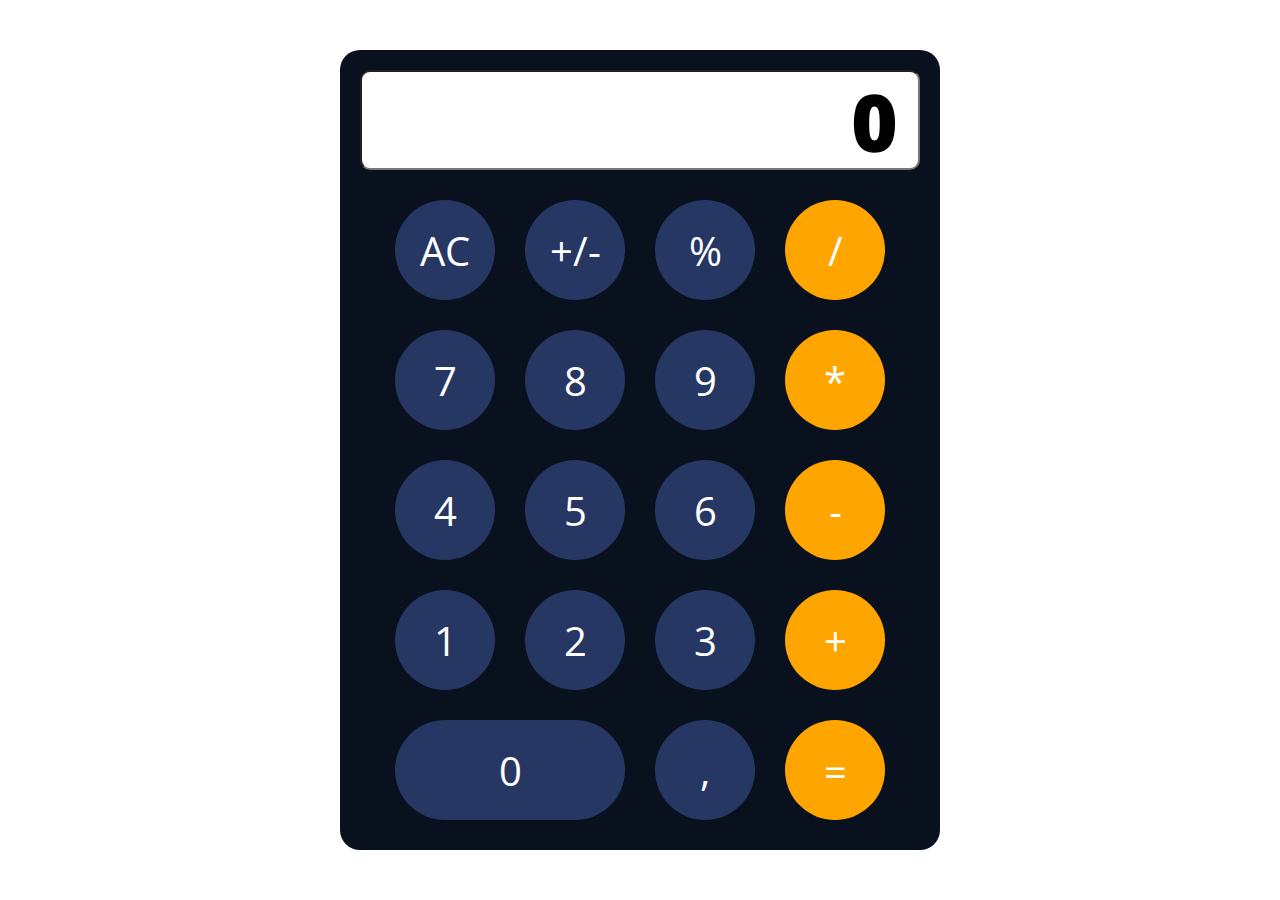
<file: MyFirstPetProject/index.html>
<!DOCTYPE html>
<html lang="en">

<head>
    <meta charset="UTF-8">
    <meta name="viewport" content="width=device-width, initial-scale=1.0">
    <title>Document</title>
    <link rel="preconnect" href="https://fonts.googleapis.com">
    <link rel="preconnect" href="https://fonts.gstatic.com" crossorigin>
    <link href="https://fonts.googleapis.com/css2?family=Open+Sans:ital,wght@0,300..800;1,300..800&display=swap"
        rel="stylesheet">
    <link rel="stylesheet" href="style.css">
</head>

<body>
    <div class="main center">
        <div class="main__calculator">
            <form action="#" class="main__calculator__form">
                <input type="text" class="main__calculator__form__input" readonly>
            </form>
            <div class="main__calculator__buttons">
                <button class="main__calculator__buttons__button" id="ac">AC</button>
                <button class="main__calculator__buttons__button" id="plus">+/-</button>
                <button class="main__calculator__buttons__button" id="percent">%</button>
                <button class="main__calculator__buttons__button color" id="division">/</button>
            </div>
            <div class="main__calculator__buttons">
                <button class="main__calculator__buttons__button" id="seven">7</button>
                <button class="main__calculator__buttons__button" id="eight">8</button>
                <button class="main__calculator__buttons__button" id="nine">9</button>
                <button class="main__calculator__buttons__button color" id="mult">*</button>
            </div>
            <div class="main__calculator__buttons">
                <button class="main__calculator__buttons__button" id="four">4</button>
                <button class="main__calculator__buttons__button" id="five">5</button>
                <button class="main__calculator__buttons__button" id="six">6</button>
                <button class="main__calculator__buttons__button color" id="diff">-</button>
            </div>
            <div class="main__calculator__buttons">
                <button class="main__calculator__buttons__button" id="one">1</button>
                <button class="main__calculator__buttons__button" id="two">2</button>
                <button class="main__calculator__buttons__button" id="three">3</button>
                <button class="main__calculator__buttons__button color" id="add">+</button>
            </div>
            <div class="main__calculator__buttons">
                <button class="main__calculator__buttons__buttonZero" id="zero">0</button>
                <button class="main__calculator__buttons__button" id="point">,</button>
                <button class="main__calculator__buttons__button color" id="equally">=</button>
            </div>
        </div>
    </div>
    <script src="script.js"></script>
</body>

</html>
</file>
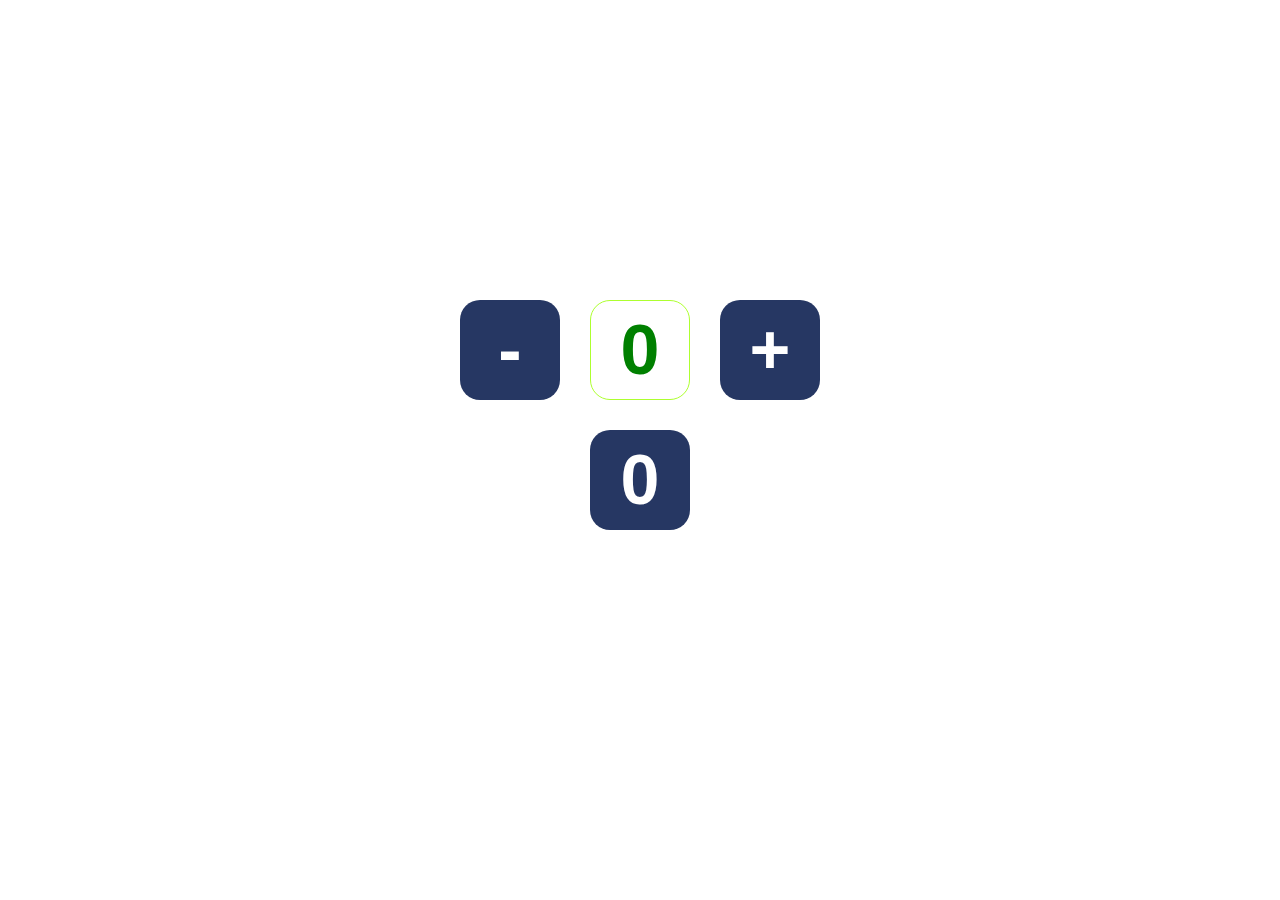
<file: Project2/index.html>
<!DOCTYPE html>
<html lang="en">

<head>
    <meta charset="UTF-8">
    <meta name="viewport" content="width=device-width, initial-scale=1.0">
    <title>Document</title>
    <link rel="stylesheet" href="style.css">
    <script src="script.js" defer></script>
</head>

<body>
    <div class="main center">
        <div class="main__counter">

            <div class="main__counter__click">
                <button class="main__counter__click__button">-</button>
                <input type="text" class="main__counter__click__input">
                <button class="main__counter__click__button">+</button>
            </div>

            <div class="main__counter__reset">
                <button class="main__counter__click__button">0</button>
            </div>

        </div>
    </div>
</body>

</html>
</file>
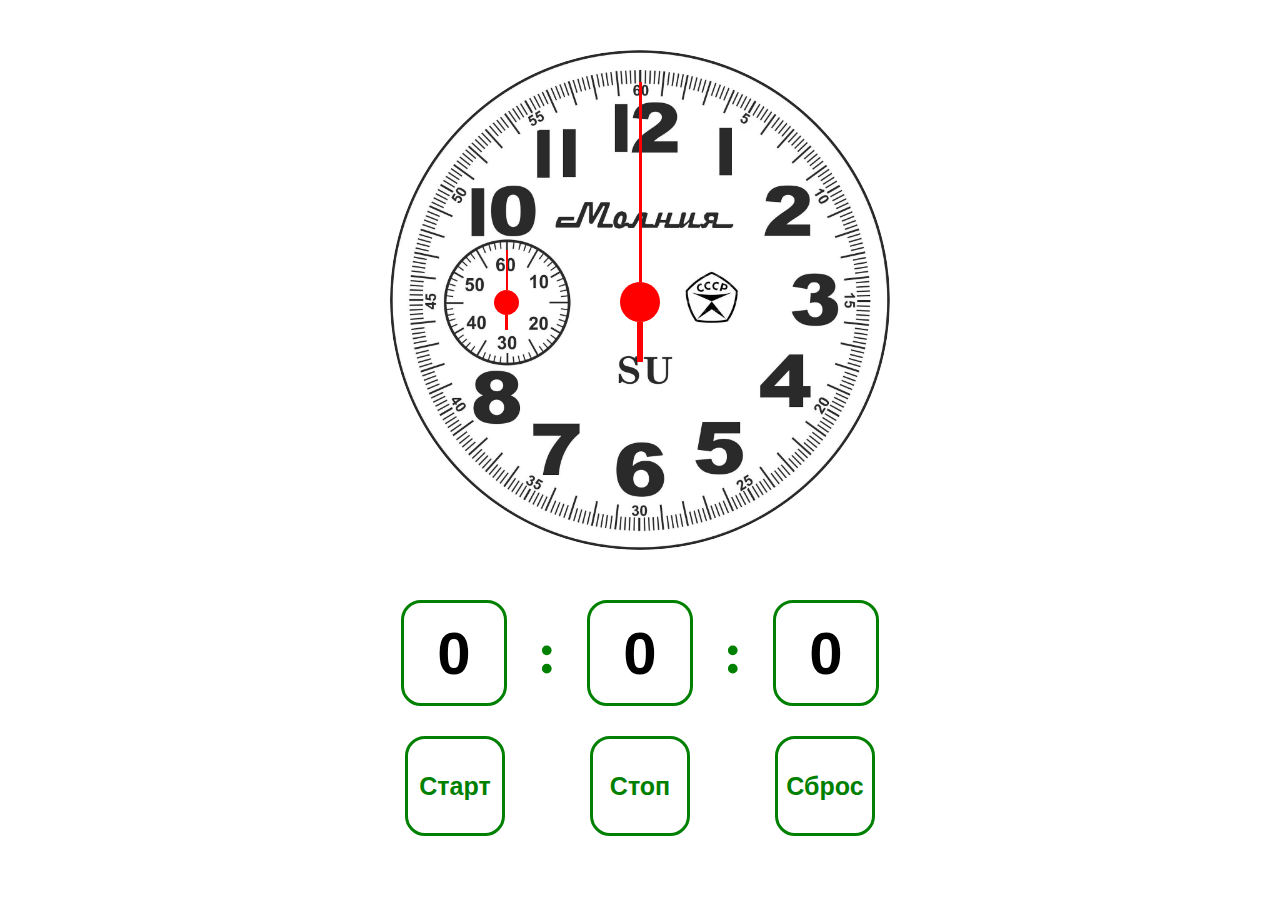
<file: Project3_Stopwatch/index.html>
<!DOCTYPE html>
<html lang="en">

<head>
    <meta charset="UTF-8">
    <meta name="viewport" content="width=device-width, initial-scale=1.0">
    <title>Document</title>
    <link rel="stylesheet" href="style.css">
    <script src="script.js" defer></script>
</head>

<body>
    <div class="main center">

        <div class="main__dial">

            <div class="main__dial__minutes">

                <div class="main__dial__minutes__vector1">

                    <div class="main__dial__minutes__vector1__arrow1"></div>
    
                    <div class="main__dial__minutes__vector1__circle1"></div>
    
                    <div class="main__dial__minutes__vector1__tail1"></div>
    
                </div>

            </div>

            <div class="main__dial__vector">

                <div class="main__dial__vector__arrow"></div>

                <div class="main__dial__vector__circle"></div>

                <div class="main__dial__vector__tail"></div>

            </div>
        </div>

        <div class="main__wath">
            <input type="text" id="minutes" class="main__wath__time">
            <p class="main__wath__points">:</p>
            <input type="text" id="seconds" class="main__wath__time">
            <p class="main__wath__points">:</p>
            <input type="text" id="milliseconds" class="main__wath__time">
        </div>

        <div class="main__buttons">
            <button class="main__buttons__button" id="start">Старт</button>
            <button class="main__buttons__button" id="stop">Стоп</button>
            <button class="main__buttons__button" id="reset">Сброс</button>
        </div>
    </div>

</body>

</html>
</file>
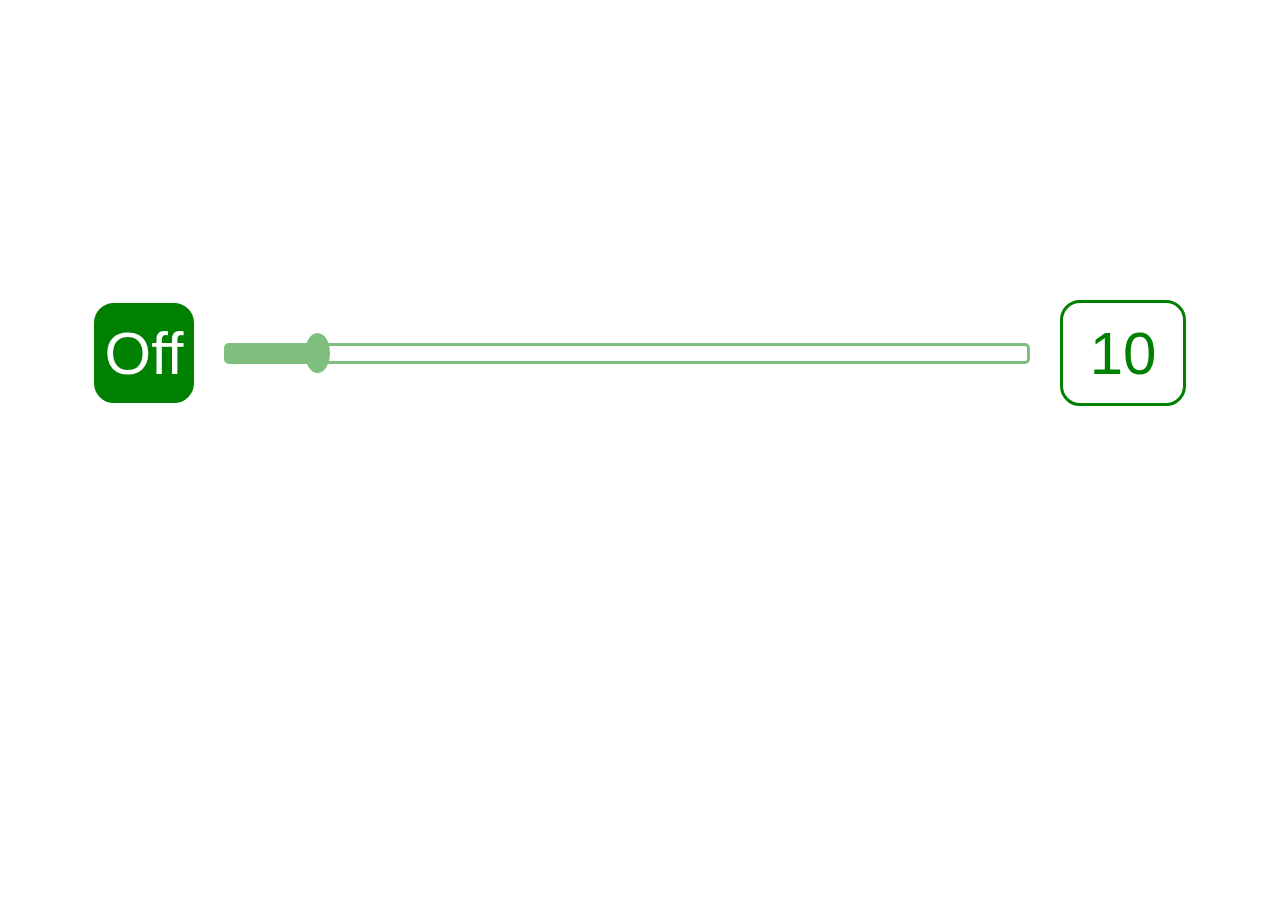
<file: Project4_Slide/index.html>
<!DOCTYPE html>
<html lang="en">

<head>
    <meta charset="UTF-8">
    <meta name="viewport" content="width=device-width, initial-scale=1.0">
    <title>Document</title>
    <link rel="stylesheet" href="style.css">
</head>

<body>

    <div class="main center">

        <div class="main__slide">

            <button class="main__slide__button">Off</button>
            <input type="range" min="0" max="100" value="10" class="main__slide__slider">
            <input type="text" class="main__slide__output">

        </div>

    </div>

    <script src="script.js"></script>
</body>

</html>
</file>
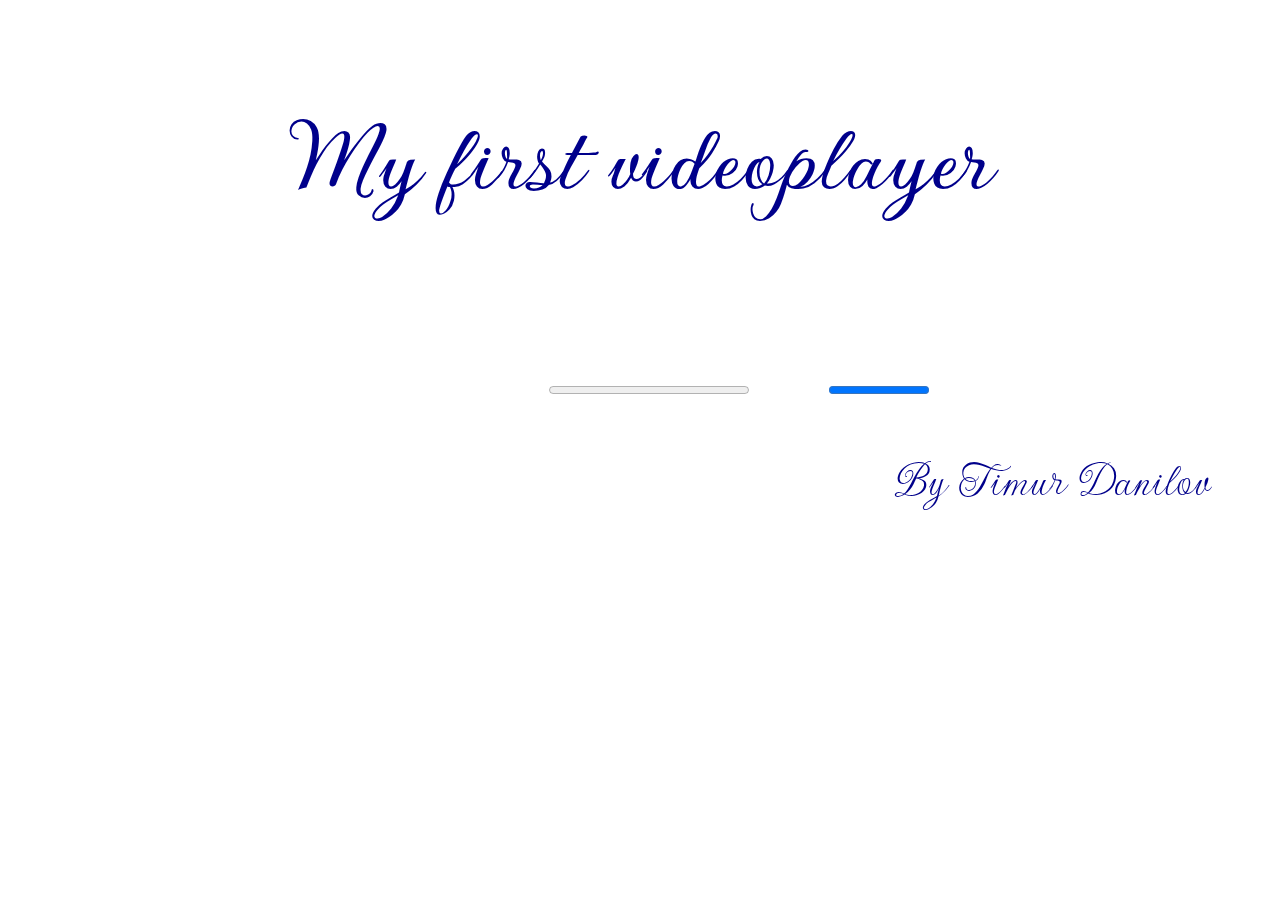
<file: Project5_VideoPlayer/index.html>
<!DOCTYPE html>
<html lang="en">

<head>
    <meta charset="UTF-8">
    <meta name="viewport" content="width=device-width, initial-scale=1.0">
    <title>Document</title>
    <link rel="preconnect" href="https://fonts.googleapis.com">
    <link rel="preconnect" href="https://fonts.gstatic.com" crossorigin>
    <link href="https://fonts.googleapis.com/css2?family=Gwendolyn:wght@400;700&display=swap" rel="stylesheet">
    <link rel="stylesheet" href="style.css">
</head>

<body>
    <div class="player">

        <div class="player__text">
            <h1 class="player__text__name">My first videoplayer</h1>
        </div>

        <div class="player__video">
            <video class="player__video__window" preload="metadata"
                src="" poster=""></video>
        </div>

        <div class="player__controls">

            <button id="play" class="player__controls__button"><!-- icon666.com - MILLIONS vector ICONS FREE --><svg
                    class="player__controls__button__svg" version="1.1" id="Layer_1" xmlns="http://www.w3.org/2000/svg"
                    xmlns:xlink="http://www.w3.org/1999/xlink" x="0px" y="0px" viewBox="0 0 485 485"
                    style="enable-background:new 0 0 485 485;" xml:space="preserve">
                    <g>
                        <path
                            d="M413.974,71.026C368.171,25.225,307.274,0,242.5,0S116.829,25.225,71.026,71.026C25.225,116.829,0,177.726,0,242.5 s25.225,125.671,71.026,171.474C116.829,459.775,177.726,485,242.5,485s125.671-25.225,171.474-71.026 C459.775,368.171,485,307.274,485,242.5S459.775,116.829,413.974,71.026z M242.5,455C125.327,455,30,359.673,30,242.5 S125.327,30,242.5,30S455,125.327,455,242.5S359.673,455,242.5,455z">
                        </path>
                        <polygon points="181.062,336.575 343.938,242.5 181.062,148.425 "></polygon>
                    </g>
                </svg></button>

            <button id="stop" class="player__controls__button"><!-- icon666.com - MILLIONS vector ICONS FREE --><svg
                    class="player__controls__button__svg" id="Capa_1" enable-background="new 0 0 554.516 554.516"
                    viewBox="0 0 554.516 554.516" xmlns="http://www.w3.org/2000/svg">
                    <g>
                        <path
                            d="m277.258 0c-153.125 0-277.258 124.133-277.258 277.258s124.133 277.258 277.258 277.258 277.258-124.133 277.258-277.258c-.173-153.054-124.204-277.085-277.258-277.258zm0 517.548c-132.709 0-240.29-107.582-240.29-240.29s107.582-240.29 240.29-240.29 240.29 107.582 240.29 240.29c-.153 132.645-107.645 240.137-240.29 240.29z">
                        </path>
                        <path
                            d="m359.881 147.871h-165.246c-25.822.031-46.744 20.961-46.764 46.783v165.209c.02 25.822 20.942 46.752 46.764 46.783h165.246c25.822-.031 46.744-20.961 46.764-46.783v-165.209c-.02-25.822-20.942-46.752-46.764-46.783zm9.796 211.991c0 5.413-4.383 9.805-9.796 9.815h-165.246c-5.413-.01-9.796-4.402-9.796-9.815v-165.208c0-5.413 4.383-9.805 9.796-9.815h165.246c5.413.01 9.796 4.402 9.796 9.815z">
                        </path>
                    </g>
                </svg></button>

            <div class="player__controls__time" id="currentTime">

                <div class="player__controls__time__block">
                    <p class="player__controls__time__block__p" id="p1">00</p>
                </div>

                <div class="player__controls__time__block">
                    <p class="player__controls__time__block__p" id="p2">:</p>
                </div>

                <div class="player__controls__time__block">
                    <p class="player__controls__time__block__p" id="p3">00</p>
                </div>

            </div>

            <div class="player__controls__time__block">
                <p class="player__controls__time__block__p">/</p>
            </div>

            <div class="player__controls__time" id="duration">

                <div class="player__controls__time__block">
                    <p class="player__controls__time__block__p" id="p4">00</p>
                </div>

                <div class="player__controls__time__block">
                    <p class="player__controls__time__block__p" id="p5">:</p>
                </div>

                <div class="player__controls__time__block">
                    <p class="player__controls__time__block__p" id="p6">00</p>
                </div>

            </div>

            <div class="player__controls__progress">
                <progress value="0" class="player__controls__progress__bar" id="progress"></progress>
            </div>

            <button id="mute" class="player__controls__button"><!-- icon666.com - MILLIONS vector ICONS FREE --><svg
                    class="player__controls__button__svg" id="Layer_2" enable-background="new 0 0 32 32"
                    viewBox="0 0 32 32" xmlns="http://www.w3.org/2000/svg">
                    <g>
                        <path
                            d="m16 2c-7.72998 0-14 6.26996-14 14 0 7.72998 6.27002 14 14 14s14-6.27002 14-14c0-7.73004-6.27002-14-14-14zm1.96997 21.28998c0 .33002-.17999.63-.46997.78003-.12.07001-.26001.08997-.40002.08997-.16998 0-.34998-.04999-.5-.14996l-4.84998-3.44h-3.88c-.47998 0-.87-.39001-.87-.87v-7.40002c0-.47003.39001-.87.87-.87h3.88l4.84998-3.44c.27002-.18.61999-.21003.90002-.05.28998.13995.46997.44.46997.76996zm2.12006-4.52997c-.22003 0-.45001-.09003-.62006-.26001-.33997-.33002-.33997-.89001 0-1.23004.34003-.33997.53003-.78998.53003-1.26996 0-.48004-.19-.92999-.53003-1.27002-.33997-.33997-.33997-.89001 0-1.22998.35004-.34003.90002-.34003 1.24005 0 .66998.66998 1.02997 1.54999 1.02997 2.5s-.35999 1.83997-1.02997 2.5c-.17004.16998-.40002.26001-.61999.26001zm2.81994 2.28998c-.16998.16998-.38995.26001-.62.26001-.21997 0-.44-.09003-.60999-.26001-.33997-.33002-.33997-.89001-.01001-1.22998 1.03003-1.02002 1.59003-2.38 1.59003-3.82001s-.56-2.79999-1.59003-3.82001c-.32996-.34003-.32996-.90002.01001-1.22998.34003-.34003.89001-.34003 1.22998 0 1.35005 1.34998 2.09004 3.14997 2.09004 5.04999 0 1.89996-.73999 3.70001-2.09003 5.04999z">
                        </path>
                    </g>
                </svg>
                </path>
                </g>
                </svg></button>

            <div class="player__controls__progress">
                <progress value="100" max="100" class="player__controls__progress__volume" id="volume"></progress>
            </div>

            <button id="fullScreen" class="player__controls__button">
                <!-- icon666.com - MILLIONS vector ICONS FREE --><svg id="Layer_1" viewBox="0 0 200 200" xmlns="http://www.w3.org/2000/svg" data-name="Layer 1"><path d="m100 0a100 100 0 1 0 100 100 100 100 0 0 0 -100-100zm-12 149h-21.68a15.32 15.32 0 0 1 -15.32-15.3v-21.7a4 4 0 0 1 8 0v21.7a7.31 7.31 0 0 0 7.32 7.3h21.68a4 4 0 1 1 0 8zm0-90h-21.77a7.23 7.23 0 0 0 -7.23 7.23v21.77a4 4 0 1 1 -8 0v-21.77a15.24 15.24 0 0 1 15.23-15.23h21.77a4 4 0 1 1 0 8zm61 74.77a15.24 15.24 0 0 1 -15.23 15.23h-21.77a4 4 0 0 1 0-8h21.79a7.23 7.23 0 0 0 7.23-7.23v-21.77a4 4 0 0 1 8 0zm0-45.77a4 4 0 1 1 -8 0v-21.68a7.31 7.31 0 0 0 -7.3-7.32h-21.7a4 4 0 0 1 0-8h21.7a15.32 15.32 0 0 1 15.3 15.32z"></path></svg>
            </button>

        </div>

    </div>

    <div class="by center">
        <p class="by__name">By Timur Danilov</p>
    </div>
    
    <script src="script.js"></script>
</body>

</html>
</file>
<file: MyFirstPetProject/style.css>
* {
  margin: 0;
  padding: 0;
}

.body {
  font-family: "Open Sans", sans-serif;
}

.center {
  padding-left: calc(50% - 600px);
  padding-right: calc(50% - 600px);
}

.main {
  display: flex;
  justify-content: center;
}
.main__calculator {
  padding: 20px;
  box-sizing: border-box;
  margin-top: 50px;
  width: 600px;
  height: 800px;
  background-color: #09111E;
  border-radius: 20px;
}
.main__calculator__form__input {
  width: 560px;
  height: 100px;
  box-sizing: border-box;
  border-radius: 10px;
  padding: 20px;
  font-family: "Open Sans", sans-serif;
  font-size: 80px;
  font-weight: 800;
  text-align: end;
}
.main__calculator__form__input[type=number]::-webkit-outer-spin-button, .main__calculator__form__input[type=number]::-webkit-inner-spin-button {
  -webkit-appearance: none;
  margin: 0;
}
.main__calculator__form__input:focus {
  outline: none;
}
.main__calculator__buttons {
  margin-top: 30px;
  display: flex;
  justify-content: center;
  gap: 30px;
}
.main__calculator__buttons__button {
  width: 100px;
  height: 100px;
  border-radius: 50%;
  background-color: #263763;
  color: white;
  font-family: "Open Sans", sans-serif;
  font-size: 40px;
  border: 0;
}
.main__calculator__buttons__button:active {
  background-color: #0c1837;
}
.main__calculator__buttons .color {
  background-color: orange;
}
.main__calculator__buttons .color:active {
  background-color: rgb(169, 131, 58);
}
.main__calculator__buttons__buttonZero {
  width: 230px;
  height: 100px;
  border-radius: 50px 50px 50px;
  background-color: #263763;
  color: white;
  font-family: "Open Sans", sans-serif;
  font-size: 40px;
  border: 0;
}
.main__calculator__buttons__buttonZero:active {
  background-color: #0c1837;
}/*# sourceMappingURL=style.css.map */
</file>
<file: Project2/style.css>
* {
  margin: 0;
  padding: 0;
}

.center {
  padding-left: calc(50% - 570px);
  padding-right: calc(50% - 570px);
}

.main {
  display: flex;
  justify-content: center;
}
.main__counter {
  margin-top: 300px;
}
.main__counter__click {
  display: flex;
  gap: 30px;
}
.main__counter__click__button {
  width: 100px;
  height: 100px;
  font-size: 70px;
  font-weight: 600;
  display: flex;
  align-items: center;
  justify-content: center;
  background-color: #263763;
  border: 0;
  color: white;
  transition: 0.2s;
  border-radius: 20%;
}
.main__counter__click__button:active {
  background-color: greenyellow;
}
.main__counter__click__input {
  width: 100px;
  box-sizing: border-box;
  text-align: center;
  pointer-events: none;
  font-size: 70px;
  font-weight: 600;
  border-radius: 20%;
  border: 1px solid greenyellow;
  color: green;
}
.main__counter__reset {
  margin-top: 30px;
  display: flex;
  justify-content: center;
}/*# sourceMappingURL=style.css.map */
</file>
<file: Project3_Stopwatch/style.css>
* {
  margin: 0;
  padding: 0;
}

.center {
  padding-left: calc(50% - 570px);
  padding-right: calc(50% - 570px);
}

.main {
  display: flex;
  align-items: center;
  flex-direction: column;
}
.main__dial {
  margin-top: 50px;
  width: 500px;
  height: 500px;
  border-radius: 50%;
  background-image: url("img/dial.jpg");
  background-size: cover;
  display: flex;
  justify-content: center;
  align-items: center;
  position: relative;
}
.main__dial__minutes {
  width: 125px;
  height: 125px;
  border-radius: 50%;
  position: absolute;
  top: 190px;
  left: 54px;
  display: flex;
  justify-content: center;
  align-items: center;
}
.main__dial__minutes__vector1 {
  width: 40px;
  height: 125px;
  padding-top: 10px;
  box-sizing: border-box;
  display: flex;
  flex-direction: column;
  align-items: center;
}
.main__dial__minutes__vector1__arrow1 {
  width: 2px;
  height: 40px;
  background: red;
}
.main__dial__minutes__vector1__circle1 {
  width: 25px;
  height: 25px;
  border-radius: 50%;
  background: red;
}
.main__dial__minutes__vector1__tail1 {
  width: 3px;
  height: 15px;
  background: red;
}
.main__dial__vector {
  width: 40px;
  height: 500px;
  padding-top: 32px;
  box-sizing: border-box;
  display: flex;
  flex-direction: column;
  align-items: center;
}
.main__dial__vector__arrow {
  width: 3px;
  height: 200px;
  background: red;
}
.main__dial__vector__circle {
  width: 40px;
  height: 40px;
  border-radius: 50%;
  background: red;
}
.main__dial__vector__tail {
  width: 6px;
  height: 40px;
  background: red;
}
.main__wath {
  margin-top: 50px;
  display: flex;
  align-items: center;
  gap: 30px;
}
.main__wath__points {
  font-size: 60px;
  font-weight: 900;
  color: green;
}
.main__wath__time {
  width: 100px;
  height: 100px;
  font-size: 60px;
  font-weight: 700;
  text-align: center;
  pointer-events: none;
  border-radius: 20px;
  border: 3px solid green;
}
.main__buttons {
  margin-top: 30px;
  display: flex;
  gap: 85px;
}
.main__buttons__button {
  width: 100px;
  height: 100px;
  border-radius: 20px;
  border: 3px solid green;
  background-color: white;
  color: green;
  font-size: 25px;
  font-weight: 700;
  transition: 0.3s;
}
.main__buttons__button:hover {
  border: 3px solid yellowgreen;
  color: yellowgreen;
}
.main__buttons__button:active {
  background-color: green;
  color: white;
}/*# sourceMappingURL=style.css.map */
</file>
<file: Project4_Slide/style.css>
* {
  padding: 0;
  margin: 0;
}

.center {
  padding-left: calc(50% - 570px);
  padding-right: calc(50% - 570px);
}

.main {
  display: flex;
  justify-content: center;
}
.main__slide {
  display: flex;
  gap: 30px;
  align-items: center;
  margin-top: 300px;
}
.main__slide__button {
  width: 100px;
  height: 100px;
  border: 3px solid green;
  border-radius: 20px;
  text-align: center;
  font-size: 60px;
  background: green;
  color: white;
}
.main__slide__slider {
  -webkit-appearance: none;
  -moz-appearance: none;
       appearance: none;
  width: 800px;
  height: 15px;
  background: white;
  border: 3px solid green;
  border-radius: 5px;
  opacity: 0.5;
  transition: opacity 0.3s;
}
.main__slide__slider:hover {
  opacity: 0.8;
}
.main__slide__slider::-webkit-slider-thumb {
  -webkit-appearance: none;
  appearance: none;
  width: 25px;
  height: 40px;
  border-radius: 50%;
  background: green;
  cursor: pointer;
}
.main__slide__slider::-webkit-slider-thumb:hover {
  background: greenyellow;
}
.main__slide__output {
  width: 120px;
  height: 100px;
  border: 3px solid green;
  border-radius: 20px;
  text-align: center;
  font-size: 60px;
  pointer-events: none;
  color: green;
}/*# sourceMappingURL=style.css.map */
</file>
<file: Project5_VideoPlayer/style.css>
* {
  margin: 0;
  padding: 0;
}

body {
  font-family: "Gwendolyn", cursive;
}

.center {
  padding-left: calc(50% - 570px);
  padding-right: calc(50% - 570px);
}

.player {
  margin-top: 100px;
  display: flex;
  align-items: center;
  flex-direction: column;
  gap: 50px;
  position: relative;
}
.player__text__name {
  color: darkblue;
  font-size: 100px;
  font-weight: 700;
}
.player__video {
  width: 1000px;
}
.player__video__window {
  width: 100%;
  display: block;
}
.player__controls {
  width: 1000px;
  height: 60px;
  display: flex;
  gap: 15px;
  padding-left: 15px;
  padding-right: 15px;
  box-sizing: border-box;
  position: absolute;
  bottom: 0;
}
.player__controls__button {
  width: 50px;
  height: 50px;
  background: none;
  border: none;
  cursor: pointer;
}
.player__controls__time {
  display: flex;
  align-items: center;
  gap: 5px;
}
.player__controls__time__block__p {
  font-size: 40px;
  font-weight: bold;
  color: white;
}
.player__controls__progress {
  display: flex;
  align-items: center;
}
.player__controls__progress__bar {
  width: 200px;
  cursor: pointer;
}
.player__controls__progress__volume {
  width: 100px;
  cursor: pointer;
}

svg {
  fill: white;
  transition: 0.3s;
}
svg:hover {
  fill: red;
}
svg:active {
  fill: yellowgreen;
}

.by {
  margin-top: 30px;
  display: flex;
  justify-content: end;
}
.by__name {
  color: darkblue;
  font-size: 50px;
  font-weight: 500;
}/*# sourceMappingURL=style.css.map */
</file>
